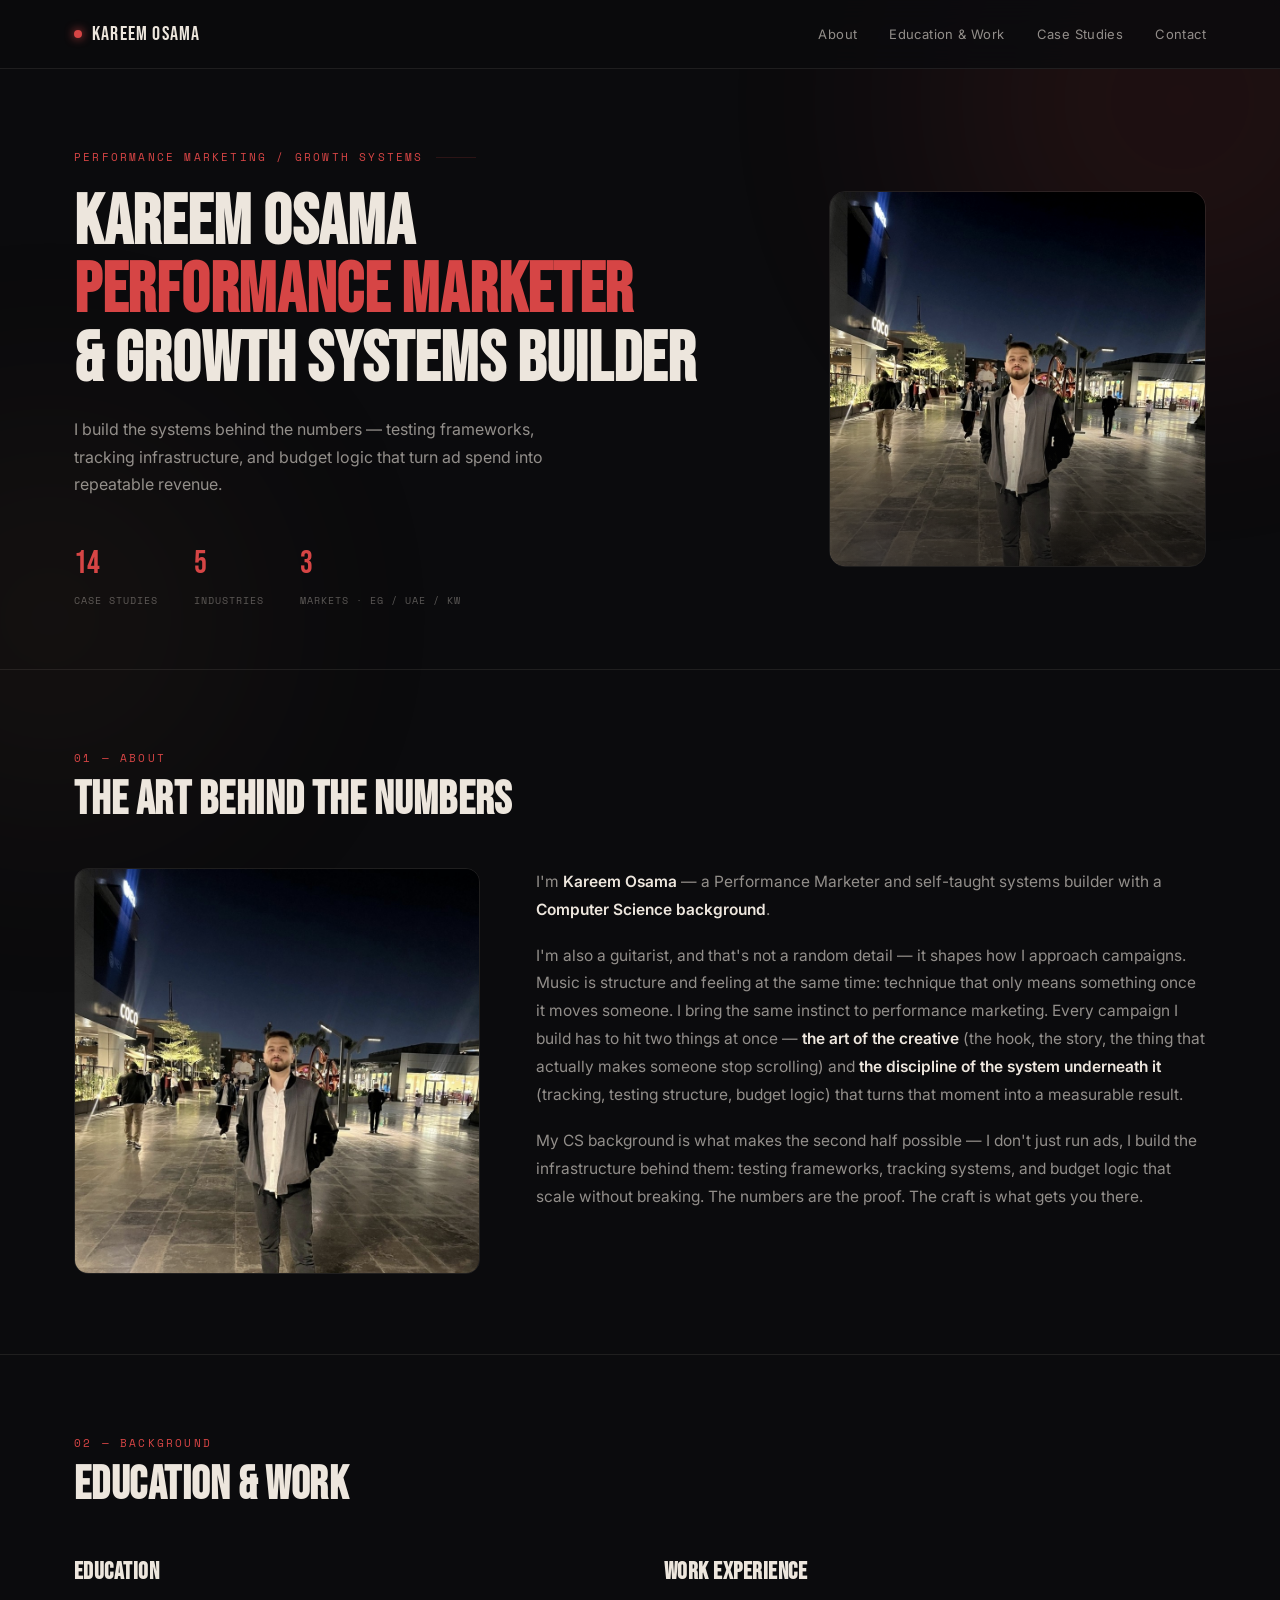
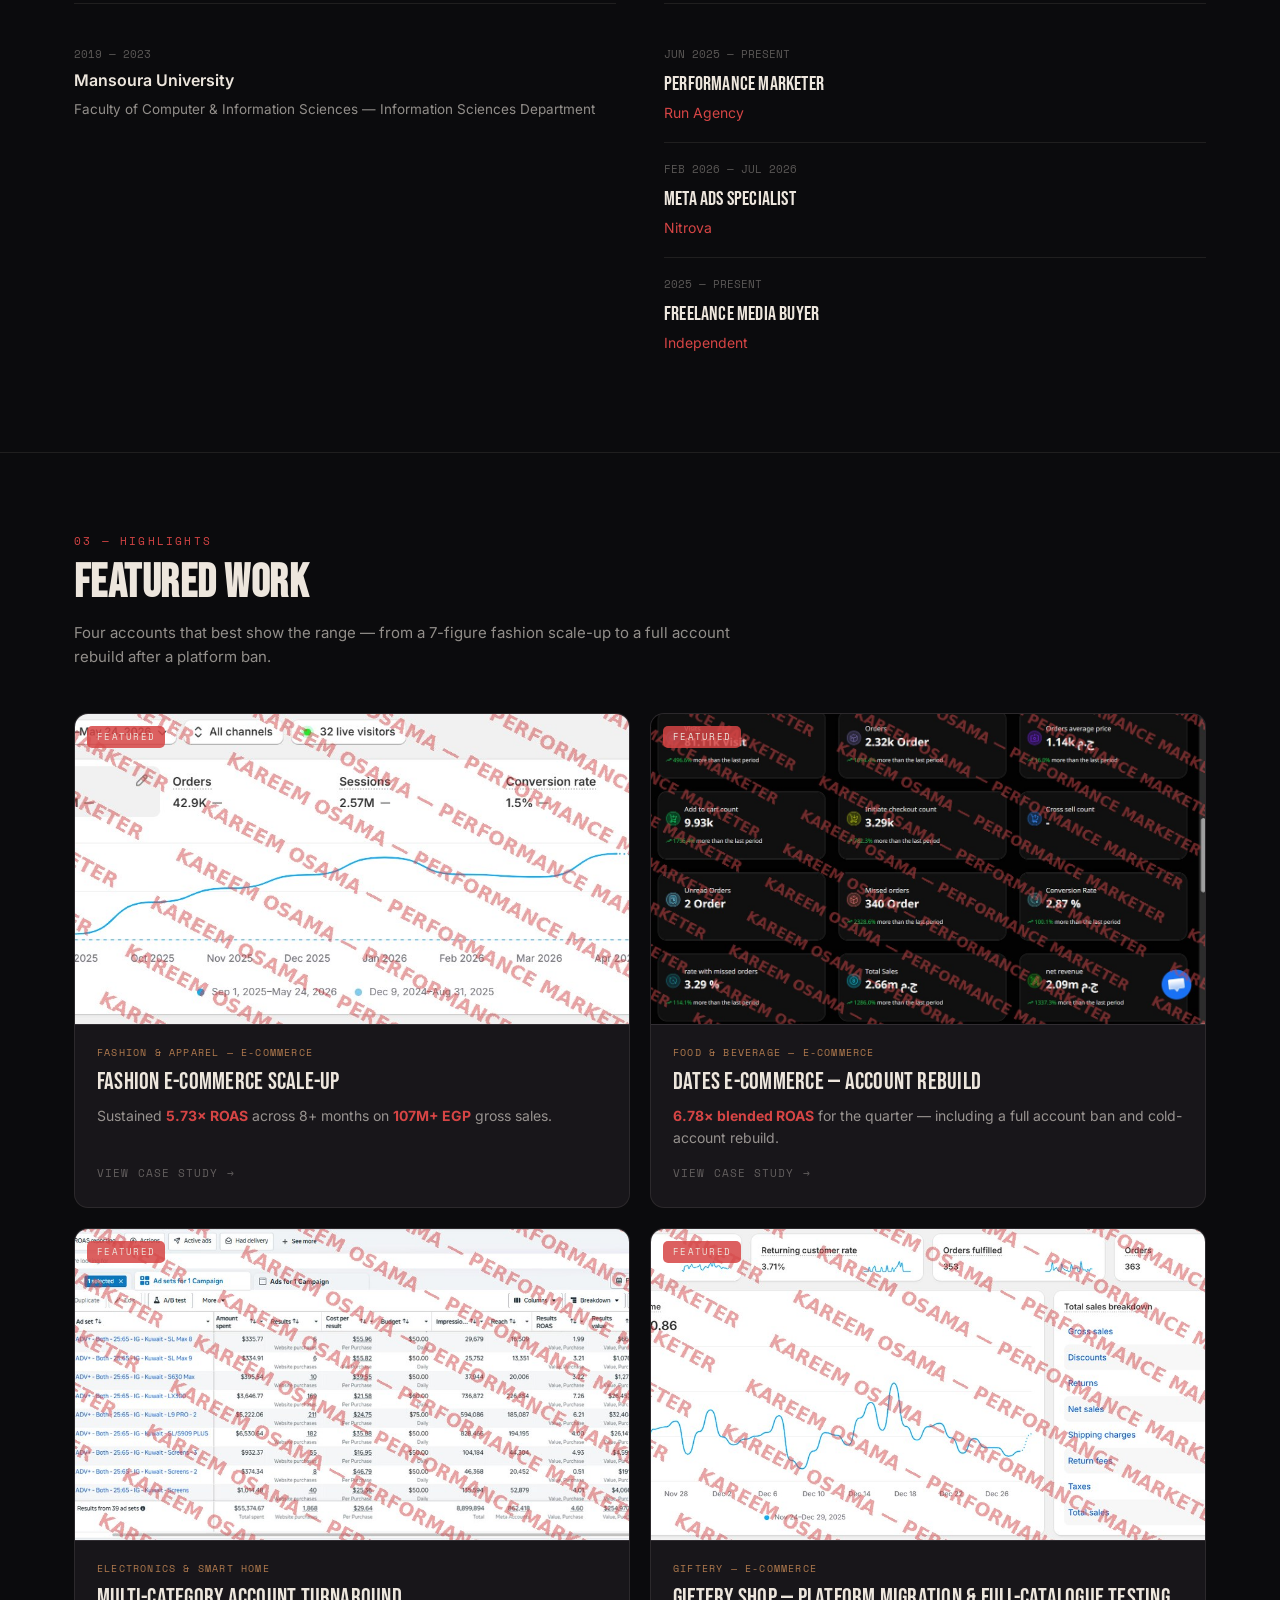
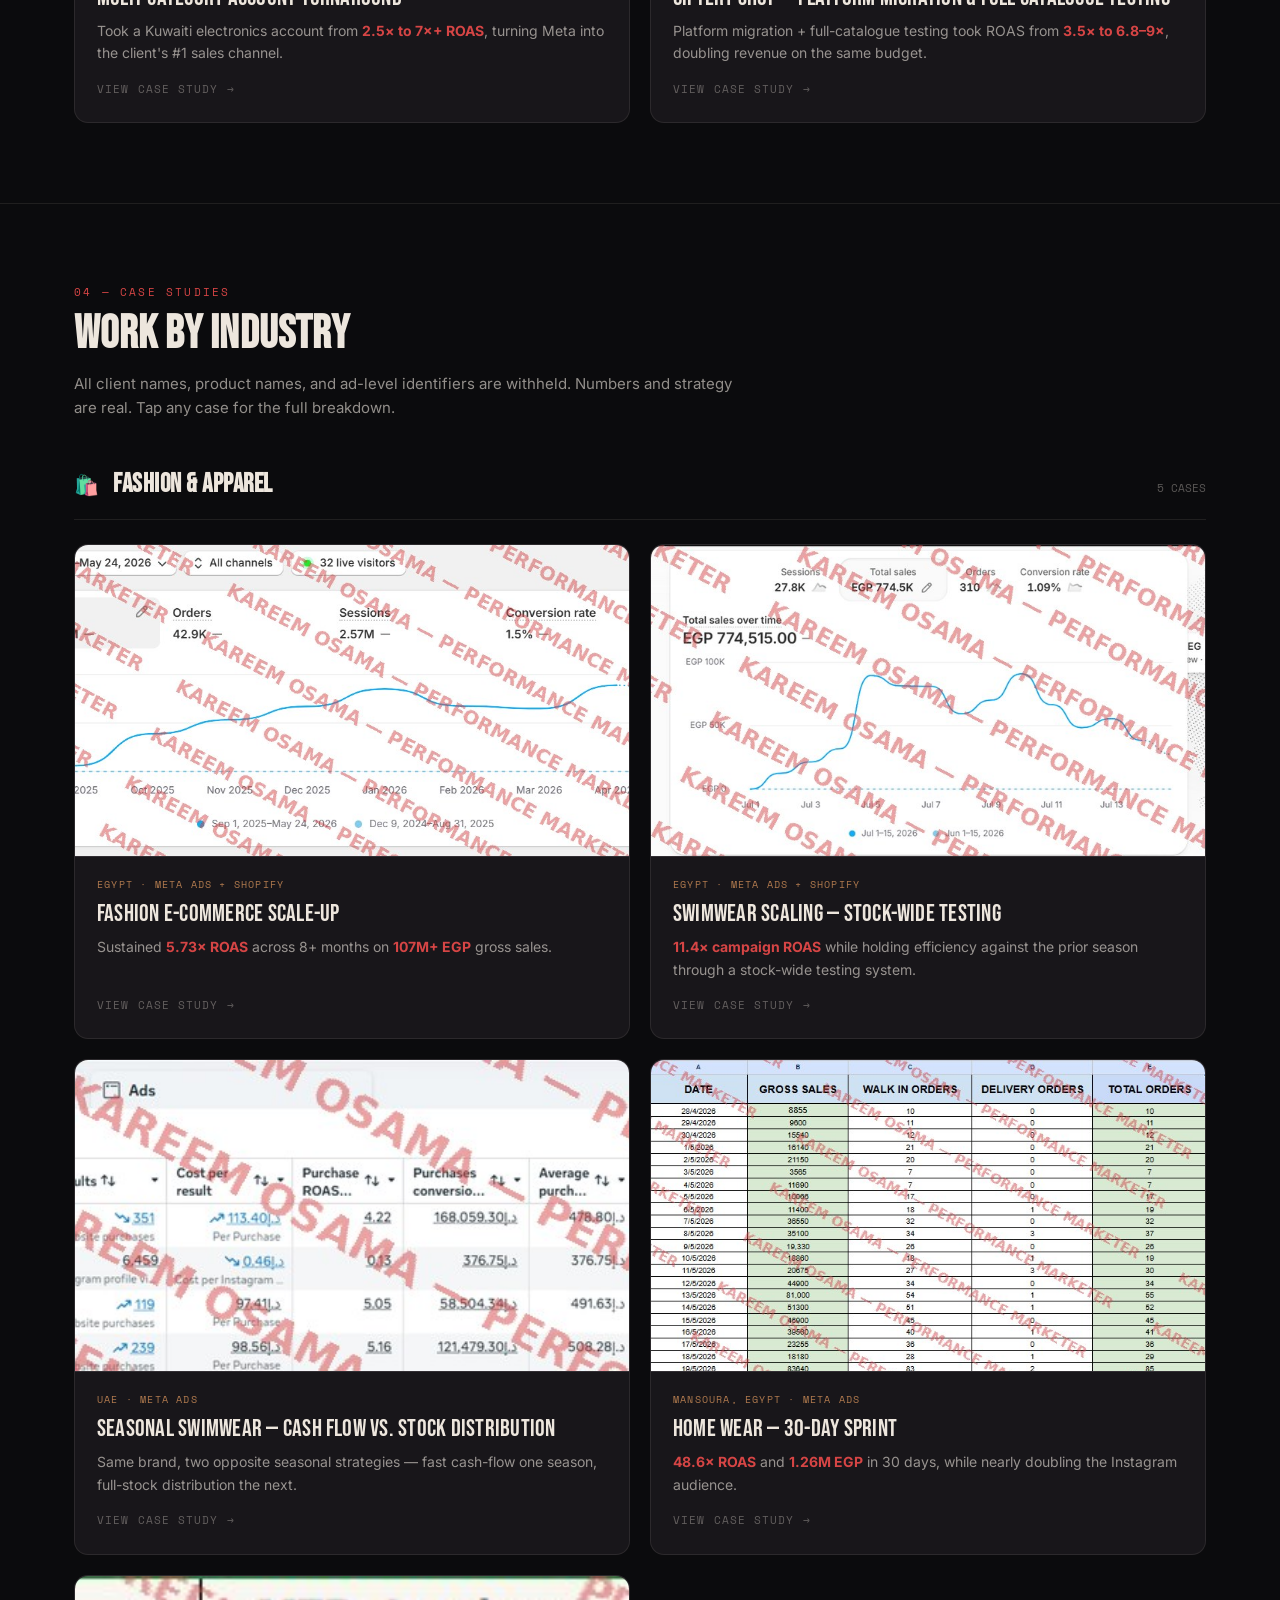
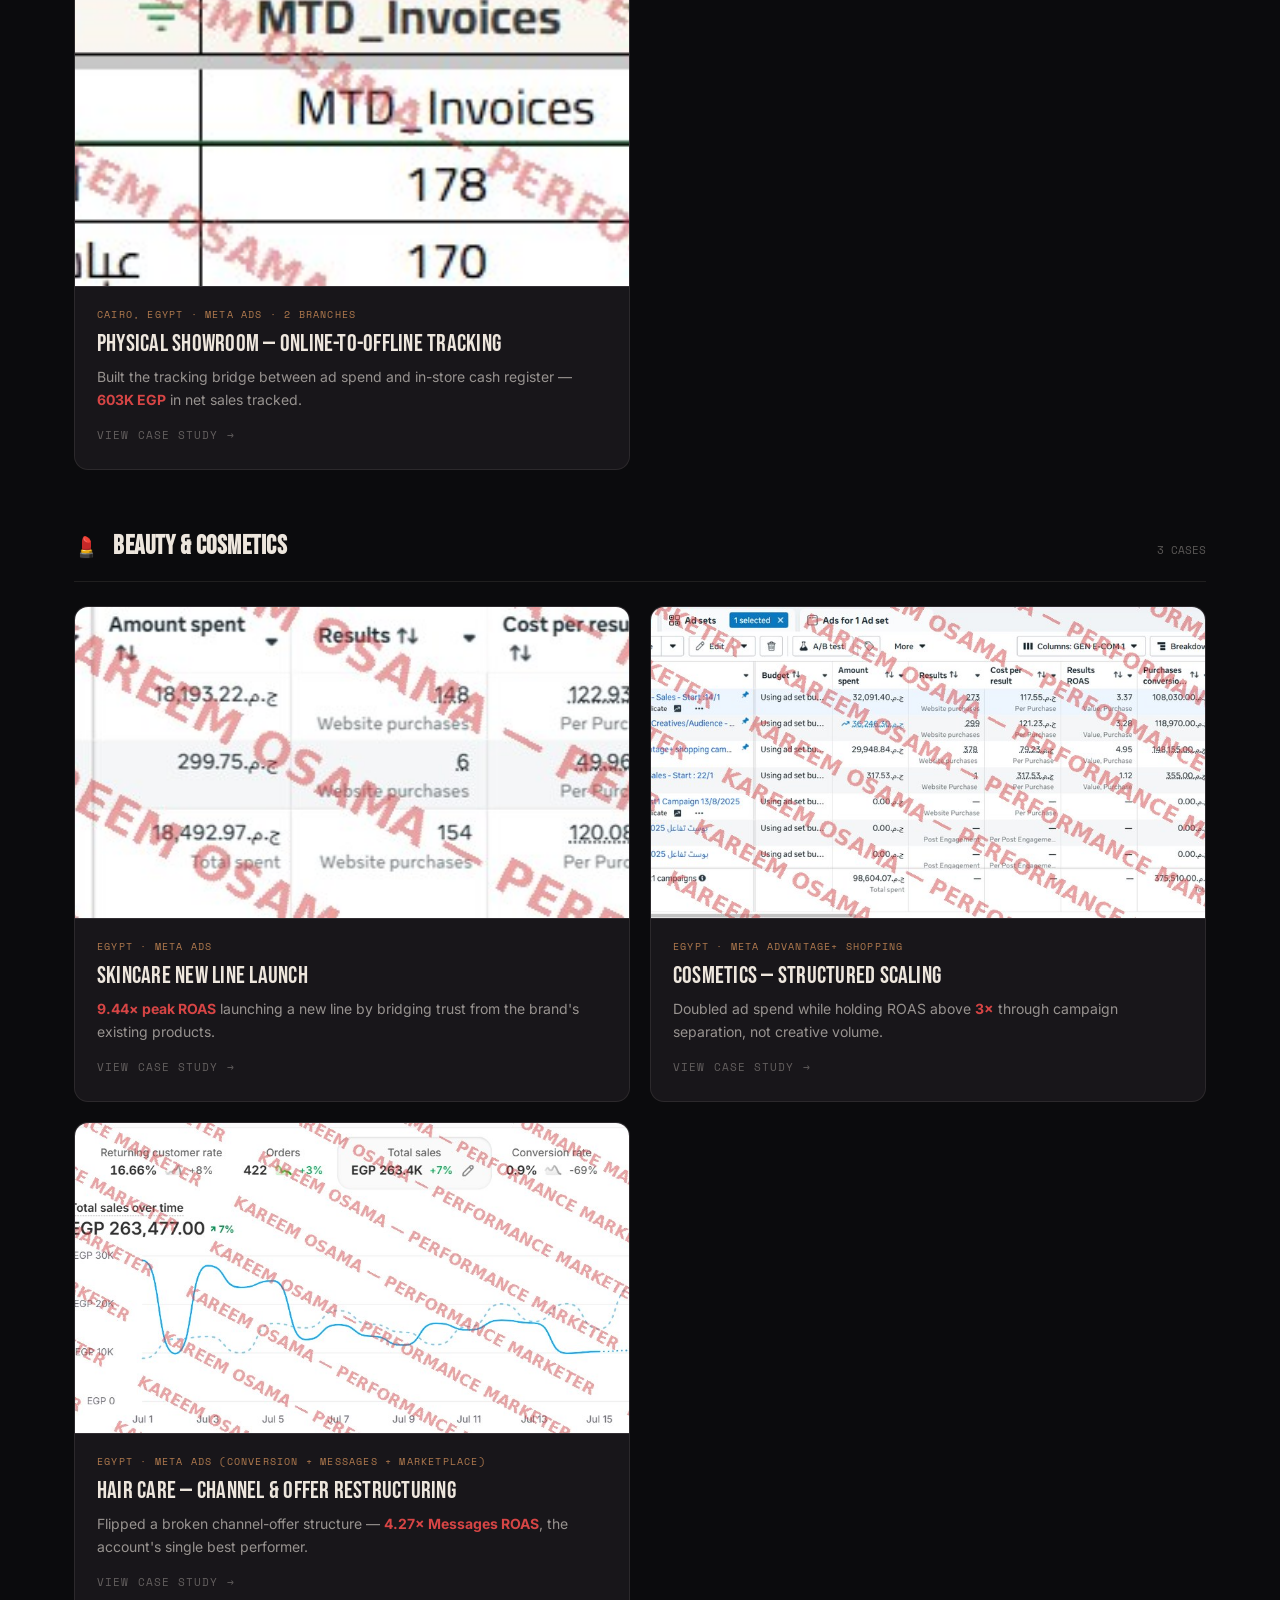
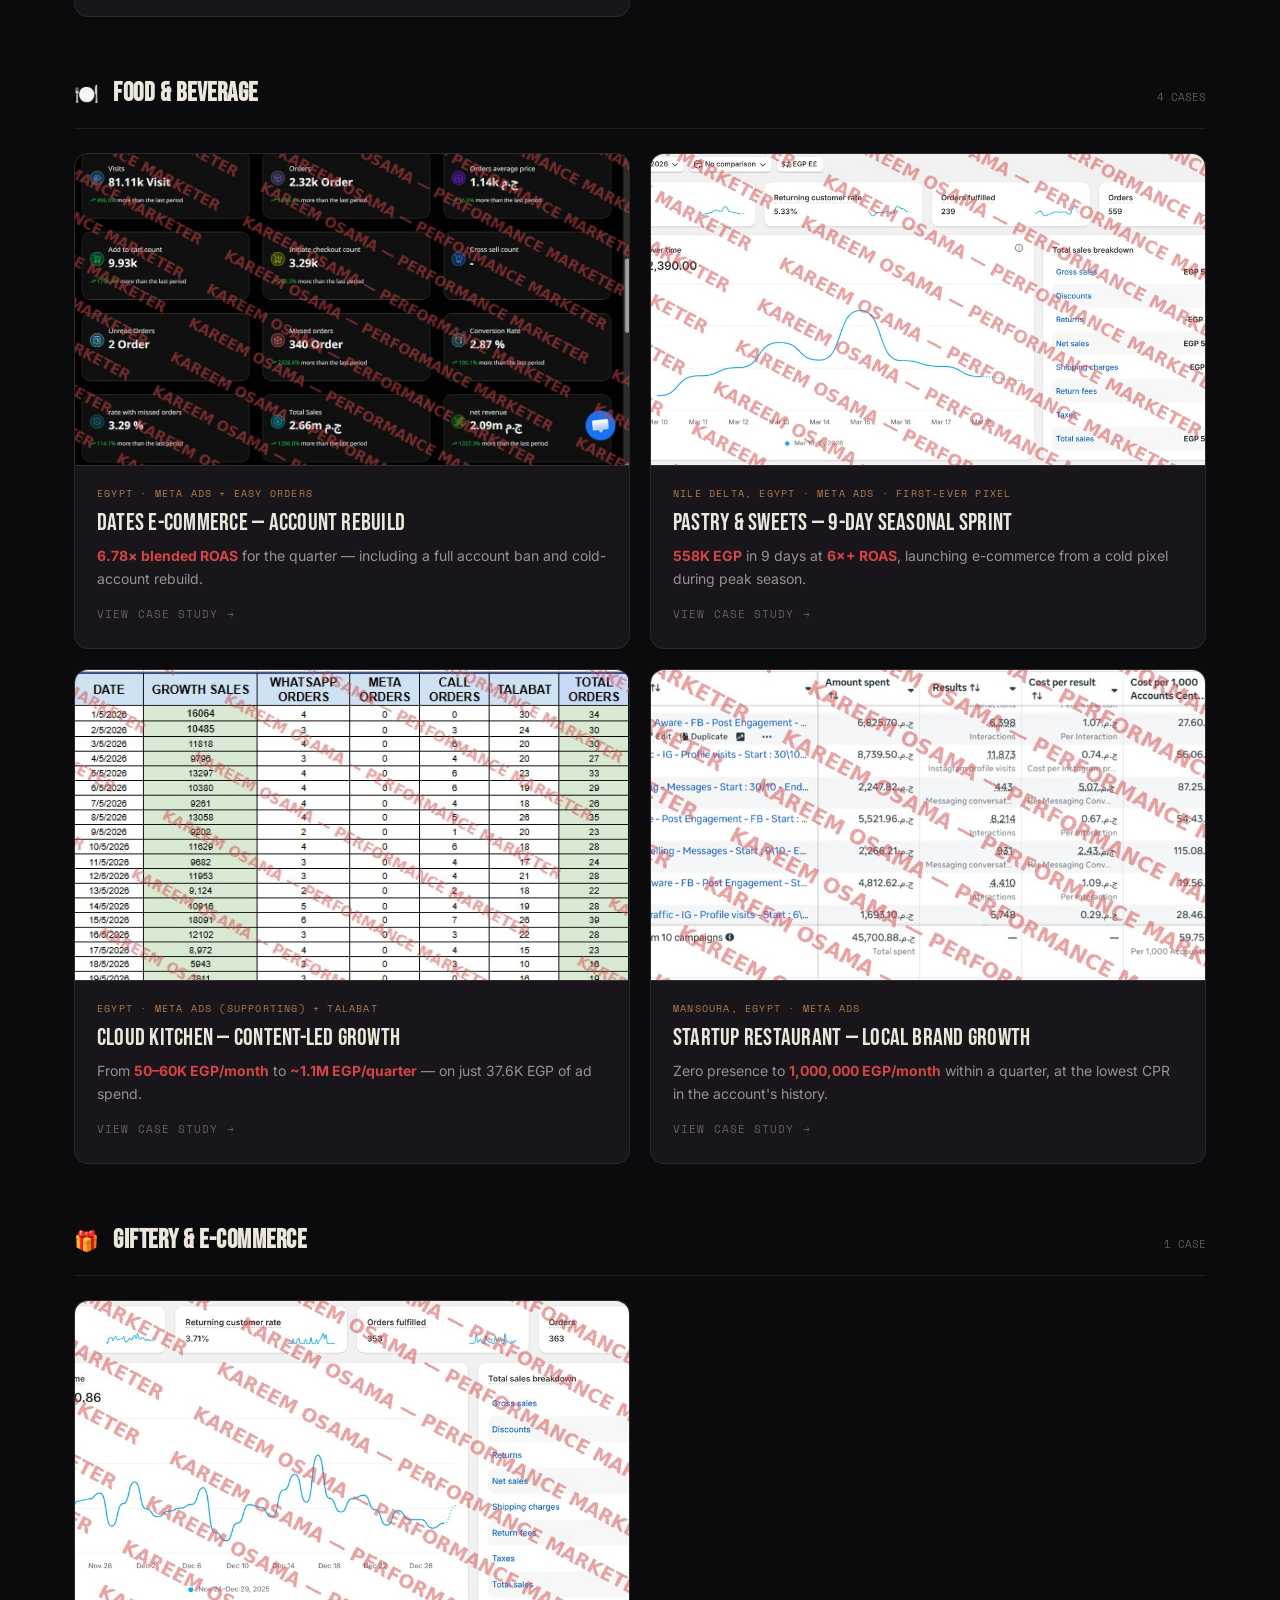
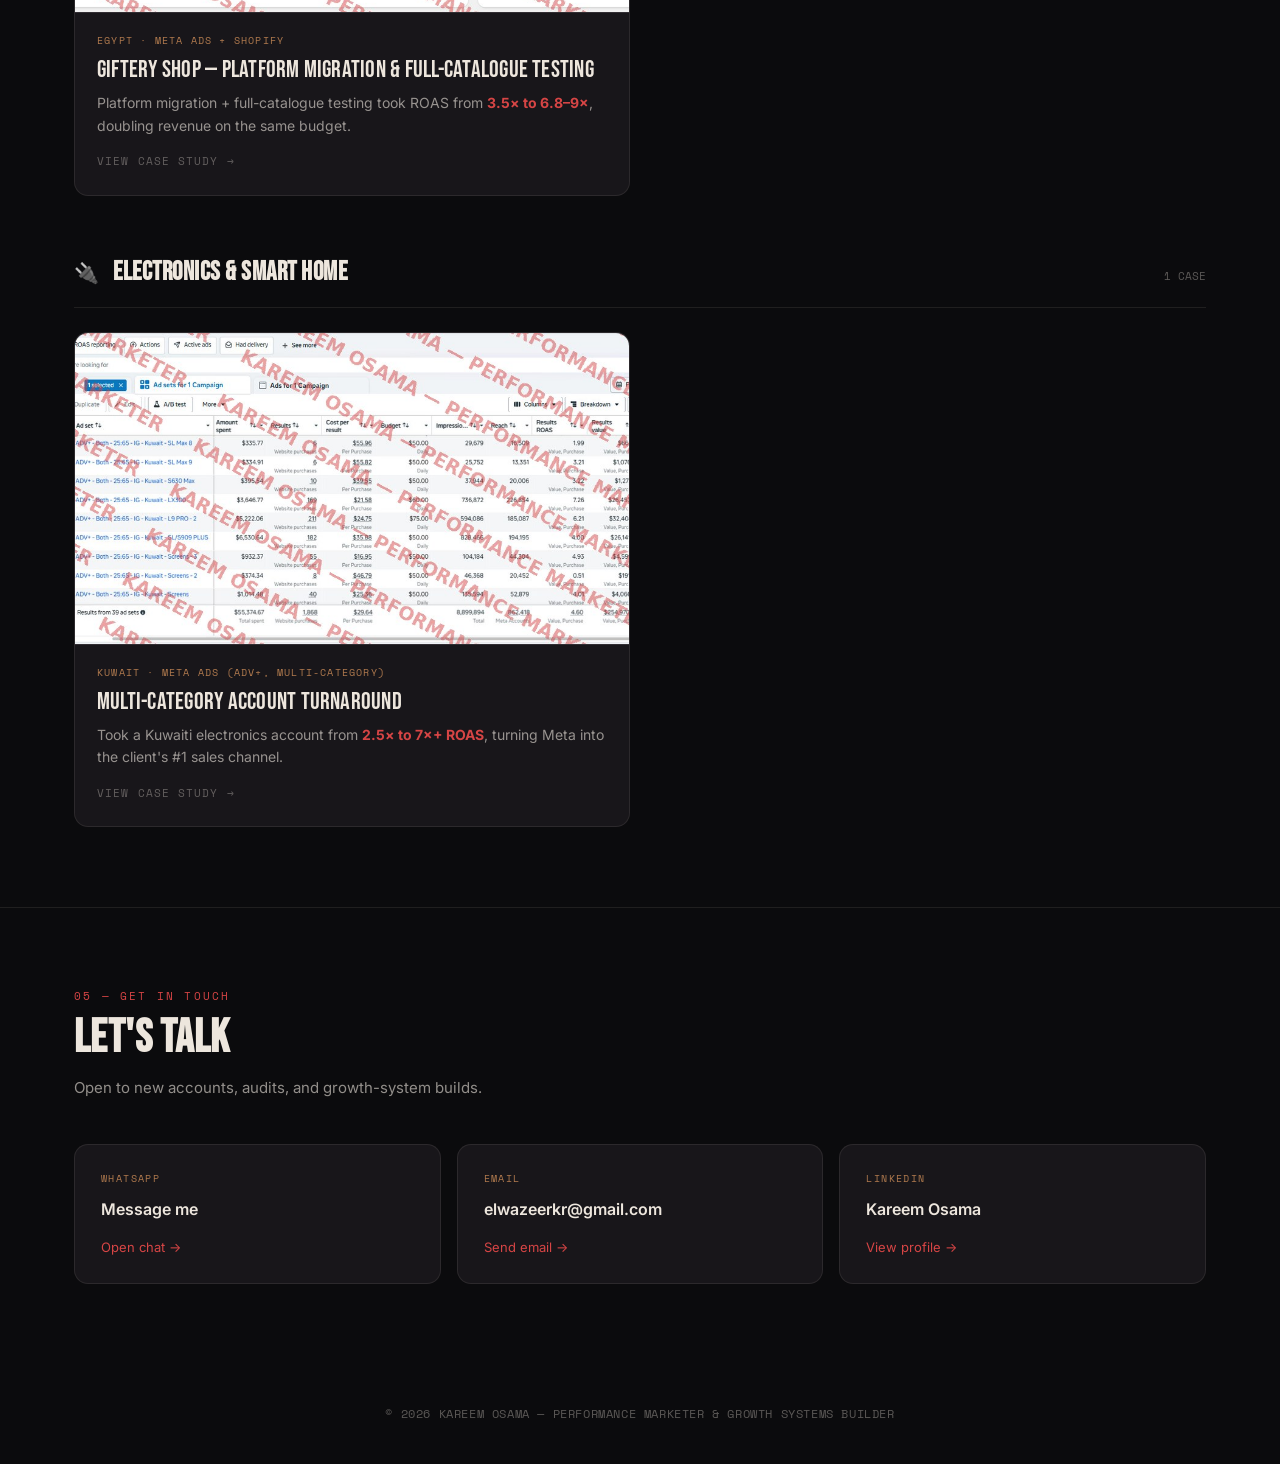
<file: index.html>
<!DOCTYPE html>
<html lang="en">
<head>
<meta charset="UTF-8">
<meta name="viewport" content="width=device-width, initial-scale=1.0">
<title>Kareem Osama — Performance Marketer &amp; Growth Systems Builder</title>
<meta name="description" content="Performance Marketer &amp; Growth Systems Builder. 14 case studies across fashion, beauty, F&amp;B, e-commerce and electronics.">
<link rel="preconnect" href="https://fonts.googleapis.com">
<link rel="preconnect" href="https://fonts.gstatic.com" crossorigin>
<link href="https://fonts.googleapis.com/css2?family=Bebas+Neue&family=Inter:wght@300;400;500;600;700;800&family=Space+Mono:wght@400;700&display=swap" rel="stylesheet">
<link rel="stylesheet" href="styles.css">
</head>
<body>

<div class="glow a"></div>
<div class="glow b"></div>

<header>
  <nav>
    <div class="brand"><span class="brand-dot"></span><span class="brand-name">KAREEM OSAMA</span></div>
    <button class="nav-toggle" id="navToggle" aria-label="Toggle menu">MENU</button>
    <div class="nav-links" id="navLinks">
      <a href="#about">About</a>
      <a href="#education">Education &amp; Work</a>
      <a href="#work">Case Studies</a>
      <a href="#contact">Contact</a>
    </div>
  </nav>
</header>
<div class="nav-scrim" id="navScrim"></div>

<!-- HERO / ABOUT -->
<section class="hero" id="about">
  <div class="container">
    <div class="hero-grid">
      <div>
        <div class="eyebrow">Performance Marketing / Growth Systems</div>
        <h1>Kareem Osama<br><span class="r">Performance Marketer</span><br>&amp; Growth Systems Builder</h1>
        <p class="sub">I build the systems behind the numbers — testing frameworks, tracking infrastructure, and budget logic that turn ad spend into repeatable revenue.</p>
        <div class="hero-stats">
          <div class="hstat"><div class="v">14</div><div class="l">Case Studies</div></div>
          <div class="hstat"><div class="v">5</div><div class="l">Industries</div></div>
          <div class="hstat"><div class="v">3</div><div class="l">Markets · EG / UAE / KW</div></div>
        </div>
      </div>
      <div class="hero-photo"><img src="assets/profile.jpg" alt="Kareem Osama"></div>
    </div>
  </div>
</section>

<!-- ABOUT BODY -->
<section>
  <div class="container">
    <div class="sec-head">
      <div class="sec-num">01 — About</div>
      <h2 class="sec-title">The Art Behind The Numbers</h2>
    </div>
    <div class="about-grid">
      <div class="about-photo"><img src="assets/profile.jpg" alt="Kareem Osama"></div>
      <div class="about-body">
        <p>I'm <b>Kareem Osama</b> — a Performance Marketer and self-taught systems builder with a <b>Computer Science background</b>.</p>
        <p>I'm also a guitarist, and that's not a random detail — it shapes how I approach campaigns. Music is structure and feeling at the same time: technique that only means something once it moves someone. I bring the same instinct to performance marketing. Every campaign I build has to hit two things at once — <b>the art of the creative</b> (the hook, the story, the thing that actually makes someone stop scrolling) and <b>the discipline of the system underneath it</b> (tracking, testing structure, budget logic) that turns that moment into a measurable result.</p>
        <p>My CS background is what makes the second half possible — I don't just run ads, I build the infrastructure behind them: testing frameworks, tracking systems, and budget logic that scale without breaking. The numbers are the proof. The craft is what gets you there.</p>
      </div>
    </div>
  </div>
</section>

<!-- EDUCATION & WORK -->
<section id="education">
  <div class="container">
    <div class="sec-head">
      <div class="sec-num">02 — Background</div>
      <h2 class="sec-title">Education &amp; Work</h2>
    </div>
    <div class="ew-grid">
      <div class="ew-col">
        <h3>Education</h3>
        <div class="exp-row edu-card">
          <div class="exp-date">2019 — 2023</div>
          <div class="v">Mansoura University</div>
          <div class="d">Faculty of Computer &amp; Information Sciences — Information Sciences Department</div>
        </div>
      </div>
      <div class="ew-col">
        <h3>Work Experience</h3>
        <div class="exp-row">
          <div class="exp-date">JUN 2025 — PRESENT</div>
          <div class="exp-role">Performance Marketer</div>
          <div class="exp-co">Run Agency</div>
        </div>
        <div class="exp-row">
          <div class="exp-date">FEB 2026 — JUL 2026</div>
          <div class="exp-role">Meta Ads Specialist</div>
          <div class="exp-co">Nitrova</div>
        </div>
        <div class="exp-row">
          <div class="exp-date">2025 — PRESENT</div>
          <div class="exp-role">Freelance Media Buyer</div>
          <div class="exp-co">Independent</div>
        </div>
      </div>
    </div>
  </div>
</section>

<!-- FEATURED -->
<section>
  <div class="container">
    <div class="sec-head">
      <div class="sec-num">03 — Highlights</div>
      <h2 class="sec-title">Featured Work</h2>
      <p class="sec-sub">Four accounts that best show the range — from a 7-figure fashion scale-up to a full account rebuild after a platform ban.</p>
    </div>
    <div class="featured-grid" id="featuredGrid"></div>
  </div>
</section>

<!-- CASE STUDIES BY INDUSTRY -->
<section id="work">
  <div class="container">
    <div class="sec-head">
      <div class="sec-num">04 — Case Studies</div>
      <h2 class="sec-title">Work By Industry</h2>
      <p class="sec-sub">All client names, product names, and ad-level identifiers are withheld. Numbers and strategy are real. Tap any case for the full breakdown.</p>
    </div>
    <div id="industriesWrap"></div>
  </div>
</section>

<!-- CONTACT -->
<section id="contact" style="border-bottom:none">
  <div class="container">
    <div class="sec-head">
      <div class="sec-num">05 — Get In Touch</div>
      <h2 class="sec-title">Let's Talk</h2>
      <p class="sec-sub">Open to new accounts, audits, and growth-system builds.</p>
    </div>
    <div class="contact-grid">
      <a class="contact-card" href="https://wa.me/qr/76JVHO23Z4C7N1" target="_blank" rel="noopener">
        <div class="k">WhatsApp</div><div class="v">Message me</div><div class="arrow">Open chat →</div>
      </a>
      <a class="contact-card" href="mailto:elwazeerkr@gmail.com">
        <div class="k">Email</div><div class="v">elwazeerkr@gmail.com</div><div class="arrow">Send email →</div>
      </a>
      <a class="contact-card" href="https://www.linkedin.com/in/kareem-osama7" target="_blank" rel="noopener">
        <div class="k">LinkedIn</div><div class="v">Kareem Osama</div><div class="arrow">View profile →</div>
      </a>
    </div>
  </div>
</section>

<footer>© 2026 KAREEM OSAMA — PERFORMANCE MARKETER &amp; GROWTH SYSTEMS BUILDER</footer>

<script src="case-data.js"></script>
<script>
  const toggle=document.getElementById('navToggle');
  const links=document.getElementById('navLinks');
  const scrim=document.getElementById('navScrim');
  function closeMenu(){links.classList.remove('open');scrim.classList.remove('open');toggle.textContent='MENU';}
  function openMenu(){links.classList.add('open');scrim.classList.add('open');toggle.textContent='CLOSE';}
  toggle.addEventListener('click',()=>links.classList.contains('open')?closeMenu():openMenu());
  scrim.addEventListener('click',closeMenu);
  links.querySelectorAll('a').forEach(a=>a.addEventListener('click',closeMenu));

  const fg=document.getElementById('featuredGrid');
  FEATURED.forEach(id=>{
    const c=CASES[id];
    fg.insertAdjacentHTML('beforeend',`
      <a class="case-card" href="case.html?c=${id}">
        <div class="case-thumb-wrap">
          <span class="feat-badge">Featured</span>
          <div class="case-thumb"><img src="assets/case-images/${c.images[0]}" alt="${c.name}"></div>
        </div>
        <div class="case-body">
          <div class="case-tag">${c.industry}</div>
          <div class="case-name">${c.name}</div>
          <div class="case-hook">${c.hook}</div>
          <div class="case-cta">View case study →</div>
        </div>
      </a>`);
  });

  const iw=document.getElementById('industriesWrap');
  INDUSTRIES.forEach(ind=>{
    let cards='';
    ind.cases.forEach(id=>{
      const c=CASES[id];
      cards+=`
        <a class="case-card" href="case.html?c=${id}">
          <div class="case-thumb"><img src="assets/case-images/${c.images[0]}" alt="${c.name}"></div>
          <div class="case-body">
            <div class="case-tag">${c.market}</div>
            <div class="case-name">${c.name}</div>
            <div class="case-hook">${c.hook}</div>
            <div class="case-cta">View case study →</div>
          </div>
        </a>`;
    });
    iw.insertAdjacentHTML('beforeend',`
      <div class="industry-block">
        <div class="industry-head">
          <span class="ic">${ind.icon}</span>
          <h3>${ind.label}</h3>
          <span class="count">${ind.cases.length} ${ind.cases.length===1?'CASE':'CASES'}</span>
        </div>
        <div class="case-grid">${cards}</div>
      </div>`);
  });
</script>

</body>
</html>
</file>
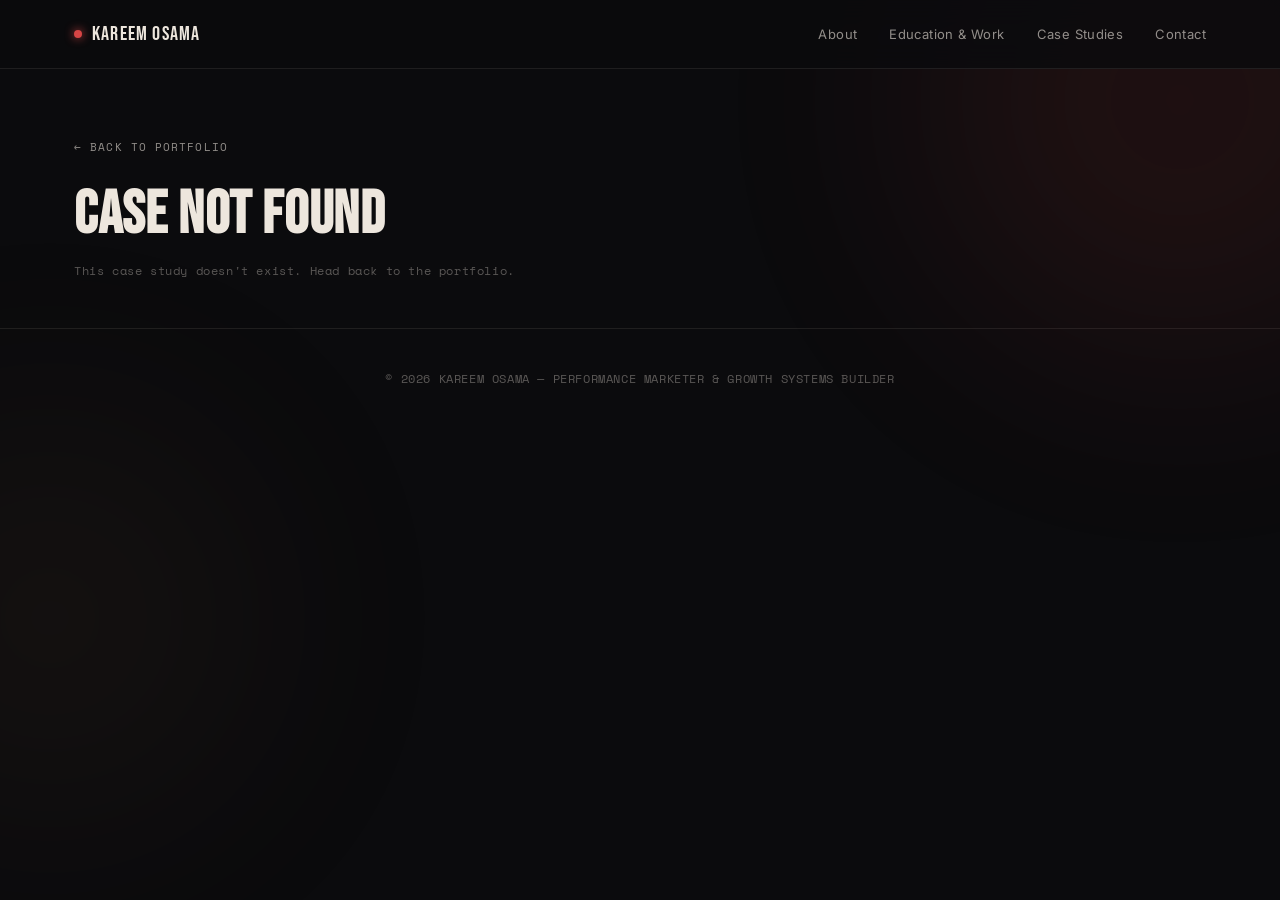
<file: case.html>
<!DOCTYPE html>
<html lang="en">
<head>
<meta charset="UTF-8">
<meta name="viewport" content="width=device-width, initial-scale=1.0">
<title>Case Study — Kareem Osama</title>
<link rel="preconnect" href="https://fonts.googleapis.com">
<link rel="preconnect" href="https://fonts.gstatic.com" crossorigin>
<link href="https://fonts.googleapis.com/css2?family=Bebas+Neue&family=Inter:wght@300;400;500;600;700;800&family=Space+Mono:wght@400;700&display=swap" rel="stylesheet">
<link rel="stylesheet" href="styles.css">
</head>
<body>

<div class="glow a"></div>
<div class="glow b"></div>

<header>
  <nav>
    <div class="brand"><a href="index.html" style="display:flex;align-items:center;gap:10px"><span class="brand-dot"></span><span class="brand-name">KAREEM OSAMA</span></a></div>
    <button class="nav-toggle" id="navToggle" aria-label="Toggle menu">MENU</button>
    <div class="nav-links" id="navLinks">
      <a href="index.html#about">About</a>
      <a href="index.html#education">Education &amp; Work</a>
      <a href="index.html#work">Case Studies</a>
      <a href="index.html#contact">Contact</a>
    </div>
  </nav>
</header>
<div class="nav-scrim" id="navScrim"></div>

<main id="caseRoot"></main>

<footer>© 2026 KAREEM OSAMA — PERFORMANCE MARKETER &amp; GROWTH SYSTEMS BUILDER</footer>

<script src="case-data.js"></script>
<script>
  const toggle=document.getElementById('navToggle');
  const links=document.getElementById('navLinks');
  const scrim=document.getElementById('navScrim');
  function closeMenu(){links.classList.remove('open');scrim.classList.remove('open');toggle.textContent='MENU';}
  function openMenu(){links.classList.add('open');scrim.classList.add('open');toggle.textContent='CLOSE';}
  toggle.addEventListener('click',()=>links.classList.contains('open')?closeMenu():openMenu());
  scrim.addEventListener('click',closeMenu);
  links.querySelectorAll('a').forEach(a=>a.addEventListener('click',closeMenu));

  const params=new URLSearchParams(location.search);
  const id=params.get('c');
  const c=CASES[id];
  const root=document.getElementById('caseRoot');

  if(!c){
    root.innerHTML=`<section class="case-hero"><div class="container"><a class="back-link" href="index.html">← Back to portfolio</a><h1>Case not found</h1><p class="meta">This case study doesn't exist. Head back to the portfolio.</p></div></section>`;
  } else {
    document.title=`${c.name} — Kareem Osama`;

    // prev/next within all cases order
    const order=[];
    INDUSTRIES.forEach(i=>i.cases.forEach(x=>order.push(x)));
    const idx=order.indexOf(id);
    const prev=idx>0?order[idx-1]:order[order.length-1];
    const next=idx<order.length-1?order[idx+1]:order[0];

    const stats=c.stats.map(s=>`<div class="chs"><div class="v">${s.v}</div><div class="l">${s.l}</div></div>`).join('');
    const exec=c.strategy.map(s=>`<li>${s}</li>`).join('');
    const results=c.results.map(r=>`<div class="result-box"><div class="v">${r.v}</div><div class="l">${r.l}</div></div>`).join('');
    const proof=c.images.map((img,i)=>`
      <figure class="proof-fig">
        <img src="assets/case-images/${img}" alt="${c.captions&&c.captions[i]?c.captions[i]:c.name}">
        ${c.captions&&c.captions[i]?`<figcaption class="cap">${c.captions[i]}</figcaption>`:''}
      </figure>`).join('');

    root.innerHTML=`
      <section class="case-hero">
        <div class="container">
          <a class="back-link" href="index.html#work">← Back to all case studies</a>
          <div class="tag">${c.industry}</div>
          <h1>${c.name}</h1>
          <div class="meta">${c.market}</div>
          <div class="case-hero-stats">${stats}</div>
        </div>
      </section>

      <section class="case-section">
        <div class="container">
          <div class="k">The Situation</div>
          <h2>Where It Started</h2>
          <p>${c.situation}</p>
        </div>
      </section>

      <section class="case-section">
        <div class="container">
          <div class="k">Strategy &amp; Execution</div>
          <h2>What I Did</h2>
          <ul class="exec-list">${exec}</ul>
        </div>
      </section>

      <section class="case-section">
        <div class="container">
          <div class="k">Results</div>
          <h2>The Numbers</h2>
          <div class="result-grid">${results}</div>
        </div>
      </section>

      <section class="case-section">
        <div class="container">
          <div class="k">Proof</div>
          <h2>From The Dashboards</h2>
          <p style="color:var(--ink-faint);font-size:13px">Sensitive identifiers are hidden. Watermarked from Meta Ads Manager, Shopify, and live sales trackers.</p>
          <div class="proof-imgs">${proof}</div>
        </div>
      </section>

      <section class="case-section">
        <div class="container">
          <div class="takeaway">
            <div class="k">Key Takeaway</div>
            <p>${c.takeaway}</p>
          </div>
        </div>
      </section>

      <div class="container">
        <div class="case-nav">
          <a href="case.html?c=${prev}">← ${CASES[prev].name}</a>
          <a href="case.html?c=${next}">${CASES[next].name} →</a>
        </div>
      </div>
    `;
    window.scrollTo(0,0);
  }
</script>

</body>
</html>
</file>
<file: styles.css>
:root{
  --bg:#0B0B0D;
  --bg-card:#18161A;
  --bg-card-2:#1F1C22;
  --red:#D64545;
  --red-dim:rgba(214,69,69,.16);
  --copper:#8B5E3C;
  --copper-bright:#B07A4E;
  --ink:#EDE6DD;
  --ink-dim:rgba(237,230,221,.6);
  --ink-faint:rgba(237,230,221,.35);
  --border:rgba(237,230,221,.09);
  --font-display:'Bebas Neue',sans-serif;
  --font-body:'Inter',sans-serif;
  --font-mono:'Space Mono',monospace;
}
*,*::before,*::after{box-sizing:border-box;margin:0;padding:0}
html{scroll-behavior:smooth}
body{
  background:var(--bg);color:var(--ink);
  font-family:var(--font-body);font-size:16px;line-height:1.6;
  overflow-x:hidden;
}
img{max-width:100%;display:block}
a{color:inherit;text-decoration:none}
.container{max-width:1180px;margin:0 auto;padding:0 24px}

/* ambient stage-light glows */
.glow{position:fixed;border-radius:50%;filter:blur(120px);pointer-events:none;z-index:0}
.glow.a{width:520px;height:520px;background:var(--red);opacity:.10;top:-160px;right:-160px}
.glow.b{width:420px;height:420px;background:var(--copper);opacity:.08;bottom:8%;left:-160px}

/* ===== NAV ===== */
header{position:sticky;top:0;z-index:120;background:rgba(11,11,13,.85);backdrop-filter:blur(14px);border-bottom:1px solid var(--border)}
nav{display:flex;align-items:center;justify-content:space-between;padding:18px 24px;max-width:1180px;margin:0 auto}
.brand{display:flex;align-items:center;gap:10px}
.brand-dot{width:8px;height:8px;border-radius:50%;background:var(--red);box-shadow:0 0 10px var(--red)}
.brand-name{font-family:var(--font-display);font-size:20px;letter-spacing:.06em}
.nav-links{display:flex;gap:32px;font-size:13px;letter-spacing:.03em;color:var(--ink-dim)}
.nav-links a:hover{color:var(--ink)}
.nav-toggle{display:none;background:none;border:1px solid var(--border);color:var(--ink);padding:8px 14px;border-radius:6px;font-size:12px;letter-spacing:.08em;cursor:pointer;z-index:130}

/* mobile menu overlay */
.nav-scrim{position:fixed;inset:0;background:rgba(6,6,8,.72);backdrop-filter:blur(6px);opacity:0;visibility:hidden;transition:opacity .3s ease;z-index:115}
.nav-scrim.open{opacity:1;visibility:visible}
@media (max-width:820px){
  .nav-links{
    position:fixed;top:0;right:0;bottom:0;width:min(78vw,320px);
    background:var(--bg-card);border-left:1px solid var(--border);
    flex-direction:column;gap:26px;padding:96px 32px 32px;font-size:18px;
    transform:translateX(100%);transition:transform .35s cubic-bezier(.4,0,.2,1);z-index:118;
  }
  .nav-links.open{transform:translateX(0)}
  .nav-toggle{display:block}
}

/* ===== SECTION SHARED ===== */
section{padding:80px 0;position:relative;z-index:1;border-bottom:1px solid var(--border)}
.sec-head{margin-bottom:44px}
.sec-num{font-family:var(--font-mono);font-size:11px;letter-spacing:.2em;color:var(--red);text-transform:uppercase;margin-bottom:10px}
.sec-title{font-family:var(--font-display);font-size:clamp(30px,4vw,46px);letter-spacing:.01em;text-transform:uppercase;line-height:1}
.sec-sub{margin-top:14px;color:var(--ink-dim);max-width:660px;font-size:15px}

/* ===== HERO ===== */
.hero{position:relative;z-index:1;padding:80px 0 60px;border-bottom:1px solid var(--border)}
.eyebrow{font-family:var(--font-mono);font-size:11px;letter-spacing:.2em;text-transform:uppercase;color:var(--red);display:flex;align-items:center;gap:12px;margin-bottom:22px}
.eyebrow::after{content:'';flex:0 0 40px;height:1px;background:var(--red-dim)}
.hero-grid{display:grid;grid-template-columns:1.3fr .7fr;gap:56px;align-items:center}
.hero h1{font-family:var(--font-display);font-size:clamp(40px,6vw,70px);line-height:.98;letter-spacing:.01em;text-transform:uppercase}
.hero h1 .r{color:var(--red)}
.hero .sub{margin-top:22px;font-size:16px;color:var(--ink-dim);max-width:480px;line-height:1.7}
.hero-photo{width:100%;aspect-ratio:1/1;border-radius:16px;overflow:hidden;border:1px solid var(--border);position:relative}
.hero-photo img{width:100%;height:100%;object-fit:cover;filter:grayscale(12%) contrast(1.04)}
.hero-photo::after{content:'';position:absolute;inset:0;background:linear-gradient(180deg,transparent 55%,rgba(11,11,13,.7) 100%)}
.hero-stats{display:flex;gap:36px;margin-top:40px;flex-wrap:wrap}
.hstat .v{font-family:var(--font-display);font-size:32px;color:var(--red)}
.hstat .l{font-family:var(--font-mono);font-size:10px;letter-spacing:.1em;text-transform:uppercase;color:var(--ink-faint);margin-top:4px}
@media (max-width:820px){
  .hero-grid{grid-template-columns:1fr;gap:32px}
  .hero-photo{max-width:260px;margin:0 auto;order:-1}
  .hero .sub{max-width:100%}
}

/* ===== ABOUT ===== */
.about-grid{display:grid;grid-template-columns:.85fr 1.4fr;gap:56px;align-items:start}
.about-photo{border-radius:14px;overflow:hidden;border:1px solid var(--border)}
.about-photo img{width:100%;filter:grayscale(12%)}
.about-body p{color:var(--ink-dim);margin-bottom:18px;font-size:15.5px;line-height:1.8}
.about-body p b{color:var(--ink);font-weight:600}
@media (max-width:820px){.about-grid{grid-template-columns:1fr;gap:28px}.about-photo{max-width:240px;margin:0 auto}}

/* ===== EDUCATION & WORK ===== */
.ew-grid{display:grid;grid-template-columns:1fr 1fr;gap:48px}
.ew-col h3{font-family:var(--font-display);font-size:24px;letter-spacing:.02em;text-transform:uppercase;margin-bottom:24px;padding-bottom:12px;border-bottom:1px solid var(--border)}
.exp-row{padding:18px 0;border-bottom:1px solid var(--border)}
.exp-row:last-child{border-bottom:none}
.exp-date{font-family:var(--font-mono);font-size:11px;color:var(--ink-faint);margin-bottom:4px}
.exp-role{font-family:var(--font-display);font-size:20px;letter-spacing:.01em;text-transform:uppercase}
.exp-co{color:var(--red);font-size:14px;margin-top:2px}
.edu-card .v{font-size:16px;color:var(--ink);font-weight:600}
.edu-card .d{font-size:13.5px;color:var(--ink-dim);margin-top:6px;line-height:1.6}
@media (max-width:820px){.ew-grid{grid-template-columns:1fr;gap:40px}}

/* ===== INDUSTRY BLOCKS ===== */
.industry-block{margin-bottom:56px}
.industry-block:last-child{margin-bottom:0}
.industry-head{display:flex;align-items:baseline;gap:14px;margin-bottom:24px;padding-bottom:14px;border-bottom:1px solid var(--border)}
.industry-head .ic{font-size:20px}
.industry-head h3{font-family:var(--font-display);font-size:26px;letter-spacing:.02em;text-transform:uppercase}
.industry-head .count{font-family:var(--font-mono);font-size:11px;color:var(--ink-faint);margin-left:auto}

/* case grid cards */
.case-grid{display:grid;grid-template-columns:repeat(2,1fr);gap:20px}
.case-card{
  background:var(--bg-card);border:1px solid var(--border);border-radius:14px;overflow:hidden;
  transition:border-color .25s ease,transform .25s ease;cursor:pointer;display:flex;flex-direction:column;
}
.case-card:hover{border-color:var(--red-dim);transform:translateY(-3px)}
.case-thumb{aspect-ratio:16/9;overflow:hidden;border-bottom:1px solid var(--border);background:var(--bg-card-2)}
.case-thumb img{width:100%;height:100%;object-fit:cover;object-position:top}
.case-body{padding:20px 22px 24px;flex:1;display:flex;flex-direction:column}
.case-tag{font-family:var(--font-mono);font-size:10px;letter-spacing:.12em;text-transform:uppercase;color:var(--copper-bright)}
.case-name{font-family:var(--font-display);font-size:24px;margin-top:8px;letter-spacing:.01em;text-transform:uppercase;line-height:1.05}
.case-hook{font-size:14px;color:var(--ink-dim);margin-top:10px;line-height:1.6;flex:1}
.case-hook b{color:var(--red);font-weight:700}
.case-cta{font-family:var(--font-mono);font-size:11px;letter-spacing:.1em;text-transform:uppercase;color:var(--ink-faint);margin-top:16px;display:flex;align-items:center;gap:6px}
.case-card:hover .case-cta{color:var(--red)}
@media (max-width:720px){.case-grid{grid-template-columns:1fr}}

/* featured strip */
.featured-grid{display:grid;grid-template-columns:repeat(2,1fr);gap:20px}
@media (max-width:720px){.featured-grid{grid-template-columns:1fr}}
.feat-badge{position:absolute;top:12px;left:12px;font-family:var(--font-mono);font-size:9px;letter-spacing:.14em;text-transform:uppercase;color:var(--ink);background:rgba(214,69,69,.85);padding:4px 10px;border-radius:5px;z-index:2}
.case-thumb-wrap{position:relative}

/* ===== CONTACT ===== */
.contact-grid{display:grid;grid-template-columns:repeat(3,1fr);gap:16px}
.contact-card{background:var(--bg-card);border:1px solid var(--border);border-radius:14px;padding:26px;transition:border-color .25s ease}
.contact-card:hover{border-color:var(--red-dim)}
.contact-card .k{font-family:var(--font-mono);font-size:10px;letter-spacing:.14em;text-transform:uppercase;color:var(--copper-bright);margin-bottom:10px}
.contact-card .v{font-size:16px;font-weight:600;word-break:break-word}
.contact-card .arrow{color:var(--red);margin-top:14px;font-size:13px}
@media (max-width:820px){.contact-grid{grid-template-columns:1fr}}

footer{padding:40px 0;text-align:center;color:var(--ink-faint);font-size:12px;font-family:var(--font-mono);letter-spacing:.05em}

/* ===== CASE DETAIL PAGE ===== */
.case-hero{padding:64px 0 48px;border-bottom:1px solid var(--border);position:relative;z-index:1}
.back-link{font-family:var(--font-mono);font-size:11px;letter-spacing:.1em;text-transform:uppercase;color:var(--ink-dim);display:inline-flex;align-items:center;gap:8px;margin-bottom:28px}
.back-link:hover{color:var(--red)}
.case-hero .tag{font-family:var(--font-mono);font-size:11px;letter-spacing:.14em;text-transform:uppercase;color:var(--copper-bright);margin-bottom:14px}
.case-hero h1{font-family:var(--font-display);font-size:clamp(36px,5.5vw,60px);line-height:1;letter-spacing:.01em;text-transform:uppercase}
.case-hero .meta{font-family:var(--font-mono);font-size:12px;color:var(--ink-faint);margin-top:16px;letter-spacing:.05em}

.case-hero-stats{display:grid;grid-template-columns:repeat(4,1fr);gap:1px;margin-top:40px;background:var(--border);border:1px solid var(--border);border-radius:14px;overflow:hidden}
.chs{background:var(--bg-card);padding:22px 20px}
.chs:nth-child(odd){background:var(--bg-card-2)}
.chs .v{font-family:var(--font-display);font-size:clamp(26px,4vw,38px);color:var(--red);line-height:1}
.chs .l{font-family:var(--font-mono);font-size:9.5px;letter-spacing:.1em;text-transform:uppercase;color:var(--ink-faint);margin-top:8px;line-height:1.4}
@media (max-width:720px){.case-hero-stats{grid-template-columns:repeat(2,1fr)}}

.case-section{padding:56px 0;border-bottom:1px solid var(--border);position:relative;z-index:1}
.case-section .k{font-family:var(--font-mono);font-size:11px;letter-spacing:.16em;text-transform:uppercase;color:var(--red);margin-bottom:14px;display:flex;align-items:center;gap:10px}
.case-section .k::before{content:'';width:20px;height:1px;background:var(--red)}
.case-section h2{font-family:var(--font-display);font-size:clamp(26px,3.5vw,38px);letter-spacing:.01em;text-transform:uppercase;margin-bottom:20px;line-height:1.05}
.case-section p{color:var(--ink-dim);font-size:15.5px;line-height:1.85;margin-bottom:16px;max-width:760px}
.case-section p b{color:var(--ink);font-weight:600}
.exec-list{list-style:none;margin:8px 0 0;max-width:820px}
.exec-list li{position:relative;padding:14px 0 14px 28px;border-bottom:1px solid var(--border);color:var(--ink-dim);font-size:15px;line-height:1.7}
.exec-list li:last-child{border-bottom:none}
.exec-list li::before{content:'';position:absolute;left:0;top:22px;width:9px;height:9px;border-radius:2px;background:var(--red)}
.exec-list li b{color:var(--ink);font-weight:600}

.result-grid{display:grid;grid-template-columns:repeat(auto-fit,minmax(200px,1fr));gap:14px;margin-top:8px}
.result-box{background:var(--bg-card);border:1px solid var(--border);border-left:3px solid var(--red);border-radius:10px;padding:20px 22px}
.result-box .v{font-family:var(--font-display);font-size:32px;color:var(--red);line-height:1}
.result-box .l{font-size:13px;color:var(--ink-dim);margin-top:8px;line-height:1.5}

.proof-imgs{display:flex;flex-direction:column;gap:20px;margin-top:12px}
.proof-fig{border:1px solid var(--border);border-radius:12px;overflow:hidden;background:var(--bg-card)}
.proof-fig img{width:100%}
.proof-fig .cap{font-family:var(--font-mono);font-size:11px;letter-spacing:.06em;color:var(--ink-faint);padding:12px 16px;border-top:1px solid var(--border);text-transform:uppercase}

.takeaway{background:linear-gradient(135deg,rgba(214,69,69,.08),rgba(139,94,60,.05));border:1px solid var(--red-dim);border-radius:14px;padding:32px;margin-top:8px}
.takeaway .k{color:var(--copper-bright)}
.takeaway p{color:var(--ink);font-size:16px;line-height:1.8;max-width:820px;margin-bottom:0}

.case-nav{display:flex;justify-content:space-between;gap:16px;padding:40px 0;position:relative;z-index:1;flex-wrap:wrap}
.case-nav a{font-family:var(--font-mono);font-size:12px;letter-spacing:.06em;color:var(--ink-dim);padding:14px 22px;border:1px solid var(--border);border-radius:8px}
.case-nav a:hover{border-color:var(--red-dim);color:var(--ink)}
</file>
